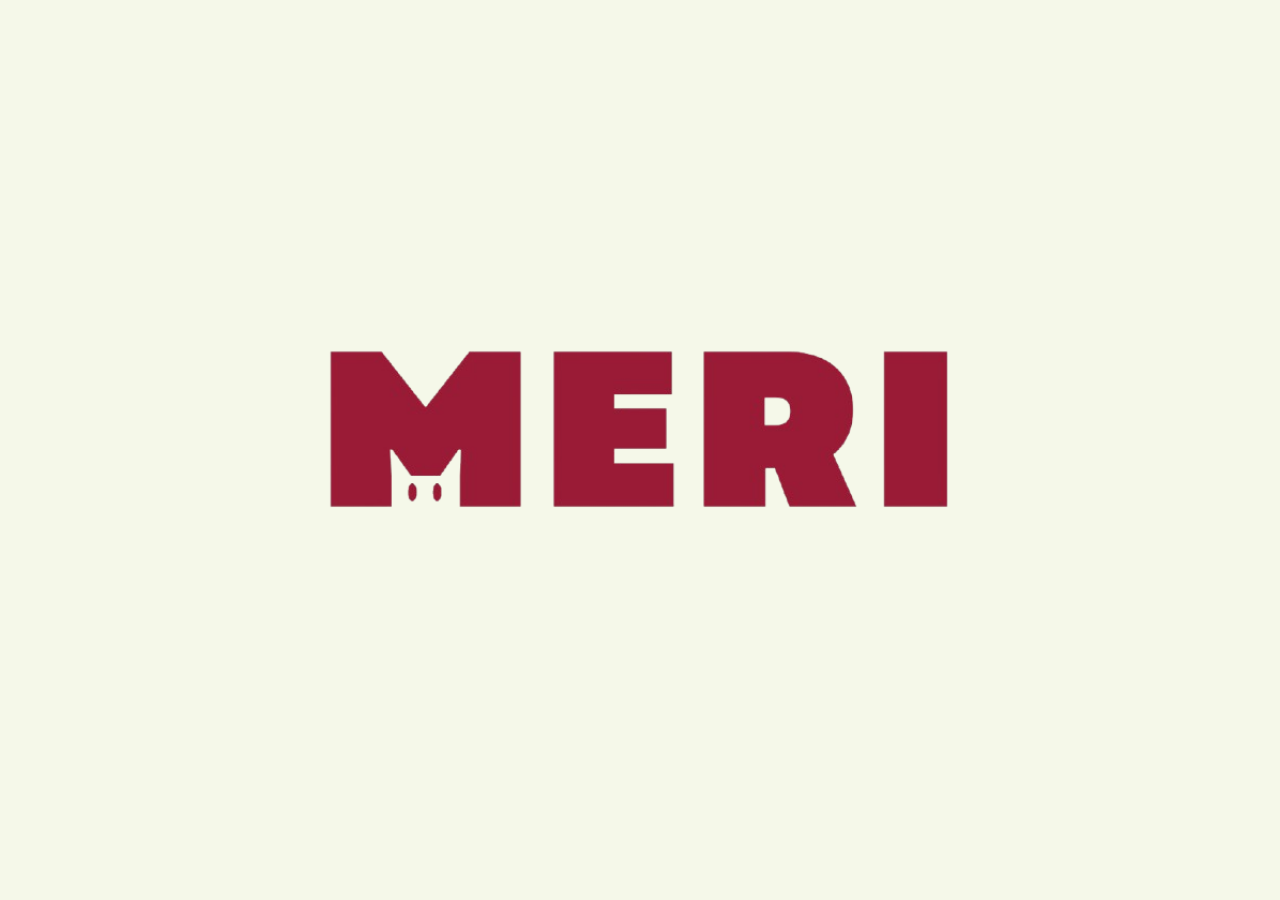
<file: templates/auth/signup copy.html>
<!DOCTYPE html>
<html lang="en">
<head>
    <meta charset="UTF-8">
    <meta name="viewport" content="width=device-width, initial-scale=1.0">
    <title>MERI - Signup</title>
    <link rel="stylesheet" href="/static/css/reset.css">
    <link rel="stylesheet" href="/static/css/auth_css/signup.css">
</head>
<body id="body">
    <div id="splashScreen">
        <img src="/static/images/logo_without_bg.png" alt="MERI logo" id="logo">
    </div>

    <div id="mainScreen">
        <div id="getStartedScreen">
            <button id="getStartedBtn">Get Started</button>
        </div>

        <div id="loginSignupScreen">
            <div id="logoContainer">
                <img id="logoLoginSignup" src="/static/images/logo_without_bg.png" alt="logo">
            </div>

            <div id="choicesContainer">
                <p id="loginP">LOGIN</p>
                <p id="signupP">SIGNUP</p>
            </div>

            <div id="loginSignupContainer">
                <div id="loginScreen">
                    <form action="/login" method="POST" id="loginForm">
                        <div class="input-container">
                            <p>Email address</p>
                            <input class="input-bar" type="email" name="email" required id="emailLoginInput">
                        </div>

                        <div class="input-container">
                            <p>Password</p>
                            <input class="input-bar" type="password" name="password" required id="passwordLoginInput">

                            <div class="forgot-container">
                                <p>Forgot Password?</p>
                            </div>
                        </div>

                        <div class="btn-container">
                            <button id="loginBtn" type="submit">Login</button>
                        </div>
                    </form>
                </div>

                <div id="signupScreen">
                    <form action="/signup" method="POST" id="signupForm">
                        <div class="input-container">
                            <p>Username</p>
                            <input class="input-bar" type="text" name="username" required id="usernameSignupInput">
                        </div>

                        <div class="input-container">
                            <p>Email address</p>
                            <input class="input-bar" type="text" name="email" required id="emailSignupInput">
                        </div>

                        <div class="input-container">
                            <p>Password</p>
                            <input class="input-bar" type="password" name="password" required id="passwordSignupInput">
                        </div>

                        <div class="input-container">
                            <p>Confirm Password</p>
                            <input class="input-bar" type="password" required id="confirmPasswordSignupInput">
                        </div>

                        <div class="btn-container" id="btnContainerSignup">
                            <button id="signupBtn" type="submit">Create Account</button>
                        </div>
                    </form>
                </div>
            </div>

            <div id="movingCatContainer">
                <div id="movingCatContainerRelative">
                    <div class="cat-frame" id="catFrame">
                    <div class="cat-ears-container">
                        <div class="cat-ears-left"></div>
                        <div class="cat-ears-right"></div>
                    </div>
                    <div class="cat-head">
                        <div class="cat-eyes"></div>
                        <div class="cat-eyes"></div>
                    </div>
                </div>

                </div>
            </div>
        </div>
    </div>

    <script>
        const splashScreen = document.getElementById("splashScreen");
        const getStartedScreen = document.getElementById("getStartedScreen");
        const getStartedBtn = document.getElementById("getStartedBtn");
        const logo = document.getElementById("logo");
        const body = document.getElementById("body");
        const loginP = document.getElementById("loginP");
        const signupP = document.getElementById("signupP");
        const loginScreen = document.getElementById("loginScreen");
        const signupScreen = document.getElementById("signupScreen");
        const emailLoginInput = document.getElementById("emailLoginInput");
        const passwordLoginInput = document.getElementById("passwordLoginInput");
        const usernameSignupInput = document.getElementById("usernameSignupInput");
        const emailSignupInput = document.getElementById("emailSignupInput");
        const passwordSignupInput = document.getElementById("passwordSignupInput");
        const confirmPasswordSignupInput = document.getElementById("confirmPasswordSignupInput");
        const catFrame = document.getElementById("catFrame");

        getStartedBtn.addEventListener("click", () => {
            getStartedScreen.classList.add("swipe");
            body.classList.add("reveal");
        });

        loginP.addEventListener("click", () => {
            emailLoginInput.value = "";
            passwordLoginInput.value = "";

            loginP.classList.remove("change");
            signupP.classList.remove("change");
            loginScreen.classList.remove("swipe");
            catFrame.classList.remove("move");
        });

        signupP.addEventListener("click", () => {
            usernameSignupInput.value = "";
            emailSignupInput.value = "";
            passwordSignupInput.value = "";
            confirmPasswordSignupInput.value = "";

            loginP.classList.add("change");
            signupP.classList.add("change");
            loginScreen.classList.add("swipe");
            catFrame.classList.add("move");
        });

        setTimeout(() => {
            splashScreen.classList.add("reveal");

            setTimeout(() => {
                logo.classList.add("reveal");

                setTimeout(() => {
                    console.log("hi");
                    splashScreen.classList.add("swipe");
                }, 1500);
            }, 550);
        }, 200);
    </script>

    <script src="/static/js/auth.js"></script>
</body>
</html>
</file>
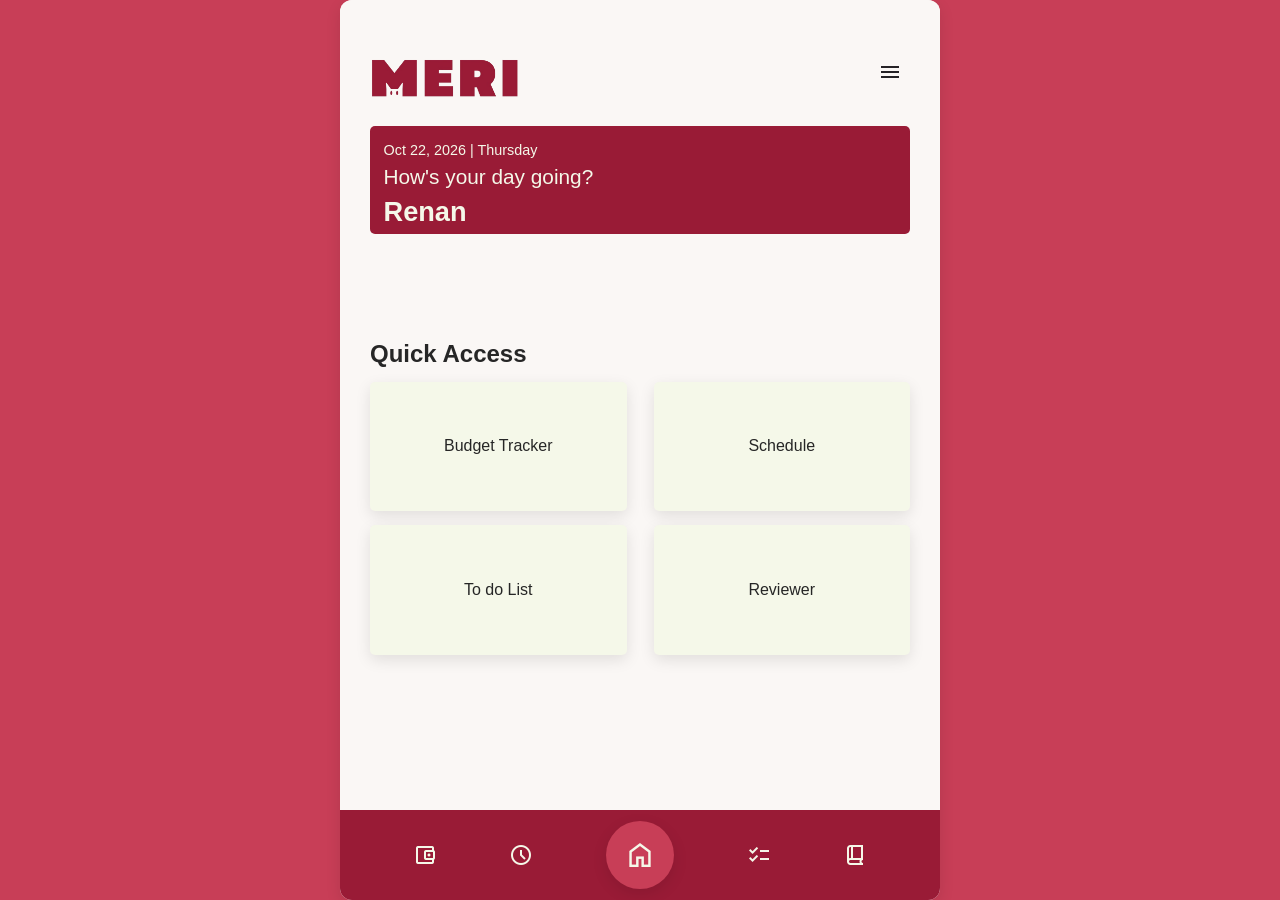
<file: templates/dashboard/dashboard copy.html>
<!DOCTYPE html>
<html lang="en">
<head>
    <meta charset="UTF-8">
    <meta name="viewport" content="width=device-width, initial-scale=1.0">
    <title>MERI-Welcome</title>
    <link rel="stylesheet" href="/static/css/reset.css">
    <link rel="stylesheet" href="/static/css/dashboard/dashboard.css">
    <link
    rel="stylesheet"
    href="https://fonts.googleapis.com/css2?family=Material+Symbols+Outlined">
</head>
<body>
    <div id="mainScreen">
        <div id="settingsOverlay">
            <div id="settingsContainer">
                <div class="back-container">
                    <span class="material-symbols-outlined">arrow_back</span>
                    <p id="backBtn">Back</p>
                </div>
                <div class="name-settings">
                    <div class="profile-container">
                        <div class="profile"></div>
                    </div>
                    <div class="username-container">
                        <h3>Jinja Username here</h3>
                    </div>
                </div>
                <div class="settings-body"></div>
                <div class="logout-settings">
                    <span class="material-symbols-outlined">logout</span>
                    <p id="logoutBtn">LOG OUT</p>
                </div>
            </div>
        </div>
        <div id="logoutOverlay">
            <div id="logoutPopup">
                <p>Are you sure you want to Log out?</p>
                <button id="notYetBtn">Not yet!</button>
                <button id="yesSirBtn">Yes sir!</button>
            </div>
        </div>
        <div id="logoContainer">
            <div class="img-container">
            <img src="/static/images/logo_without_bg.png" alt="MERI Logo">
            </div>
            <div class="settings-container">
                <span class="material-symbols-outlined" id="settingsIcon">menu</span>
            </div>
        </div>
        <div id="welcomeContainer">
            <div id="welcomeCard">
                <p>Oct 22, 2026 | Thursday</p>
                <p>How's your day going?</p>
                <p>Renan</p>
            </div>
        </div>
        <div id="choicesContainer">
            <h2>Quick Access</h2>
            <div id="choicesFrame">
                <div class="function-choice" id="budgetTrackerContainer">Budget Tracker</div>
                <div class="function-choice" id="scheduleContainer">Schedule</div>
                <div class="function-choice" id="toDoListContainer">To do List</div>
                <div class="function-choice" id="reviewerContainer">Reviewer</div>
            </div>
        </div>
        <div id="navContainer">
            <nav id="navBar">
                <span class="material-symbols-outlined">account_balance_wallet</span>
                <span class="material-symbols-outlined">schedule</span>
                <span class="material-symbols-outlined">home</span>
                <span class="material-symbols-outlined">checklist</span>
                <span class="material-symbols-outlined">book_2</span>
                
            </nav>
        </div>
    </div>
    <script src="/static/js/dashboard.js">

    </script>
</body>
</html>
</file>
<file: static/css/auth_css/signup.css>
:root{
    --Primary-color: #991B36;
    --Secondary-color: #C83E57;
    --Tertiary-color: #F5F8E9;
    --Background-color: #FAF7F5;
    --Darks: #252226;
    --Shadow-Effect: 0 8px 24px rgba(0, 0, 0, 0.08),0 2px 6px rgba(0, 0, 0, 0.04);
}
body{
    overflow: hidden;
    background-color: var(--Secondary-color);
    display: flex;
    justify-content: center;
    align-items: center;
    transition: all 0.5s ease-in-out;
}

#body.reveal{
    background-color: var(--Background-color);
}


#splashScreen{
    height: 100dvh;
    width: 100%;
    background-color: var(--Primary-color);
    display: flex;
    justify-content: center;
    align-items: center;
    z-index: 999;
    position: absolute;
    transition: transform 0.5s ease-in-out, background-color 1.5s ease-in-out;
    left: 0;
    box-shadow: 0 2px 8px rgba(37, 34, 38, 0.08);
}

#splashScreen.reveal{
    background-color: var(--Tertiary-color);
}

#logo{
    height: min(50cqw, 50cqh);
    opacity: 0;
    transition: all 0.8s ease-in-out;
}

#logo.reveal{
    opacity: 1;
    
}

#splashScreen.swipe{
    transform: translateX(-100%);
}

#getStartedScreen{
    position: absolute;
    height: 100dvh;
    width: 100%;
    border-radius: 12px;
    background-color: var(--Primary-color);
    display: flex;
    justify-content: center;
    align-items: center;
    transition: all 0.5s ease-in-out;
    z-index: 99;
}

#mainScreen{
    position: relative;
    height: 100dvh;
    max-height: 1000px;
    width: 100%;
    border-radius: 12px;
    max-width: 600px;
    display: flex;
    justify-content: center;
    align-items: center;
    overflow: hidden;
    box-shadow: var(--Shadow-Effect);
}

#getStartedBtn{
    padding: 10px;
}

#getStartedScreen.swipe{
    transform: translateX(-100%);
}

#loginSignupScreen{
    height: 100dvh;
    max-height: 1000px;
    width: 100%;
    border-radius: 12px;
    max-width: 600px;
    background-color: var(--Tertiary-color);
    display: flex;
   
    align-items: center;
    flex-direction: column;
    padding: 10%;
    
}

#logoContainer{
    height: 20%;
    width: 100%;
    display: flex;
    justify-content: center;
    align-items: center;
}

#logoLoginSignup{
    width: 100%;
    
}

#choicesContainer{
    height: 7%;
    width: 100%;
    display: flex;
    align-items: center;
    justify-content: center;
    gap: 30px;
    overflow: hidden;
    
}


#loginSignupContainer{
    height: 50%;
    width: 100%;
    position: relative;
    overflow: hidden;
}

#loginP{
    position: relative;
    font-weight: bold;
    transition: all 0.3s ease-in-out;
    font-size: 1.5rem;
    padding: 5px 15px;
    border-radius: 10px;
}

#signupP{
    position: relative;
    font-weight: normal;
    transition: all 0.3s ease-in-out;
    font-size: 1.5rem;
    padding: 5px 10px;
    border-radius: 10px;
}

#loginP::after {
    content: "";
    position: absolute;
    background-color: var(--Primary-color);
    width: 100%;
    height: 5px;
    border-radius: 50px;
    left: 0;
    bottom: 0;
    transition: width 0.3s ease-in-out;
}

#signupP::after {
    content: "";
    position: absolute;
    background-color: var(--Primary-color);
    width: 0%;
    height: 5px;
    border-radius: 50px;
    left: 0;
    bottom: 0;
    transition: width 0.3s ease-in-out;
}

#loginP.change::after{
    width: 0%;
}

#loginP.change{
    font-weight: normal;
}

#signupP.change{
    font-weight: bold;
}

#loginP:hover, #signupP:hover{
    background-color: #c83e572d;
    transform: scale(1.1);
}


#signupP.change::after{
    width: 100%;
    font-weight: bold;
}

#loginScreen{
    width: 100%;
    height: 100%;
    background-color: var(--Tertiary-color);
    position: absolute;
    transition: all 0.3s ease-in-out;
    display: flex;
    align-items: center;
    flex-direction: column;
}

#signupScreen{
    width: 100%;
    height: 100%;
    background-color: var(--Tertiary-color);
    transition: all 0.3s ease-in-out;
    display: flex;
    align-items: center;
    flex-direction: column;
}


#loginScreen form, #signupScreen form{
    width: 100%;
    height: 100%;
    display: flex;
    justify-content: center;
    flex-direction: column;
    padding: 10px 0;
}

.btn-container{
    height: 20%;
    width: 100%;
    display: flex;
    align-items: flex-end;
}

.btn-container button:hover{
    transform: scale(1.3);
}

#btnContainerSignup{
    align-items: center;
}

#loginBtn, #signupBtn{
    height: 50%;
    width: 100%;
    border-radius: 5px;
    border: 2px solid var(--Secondary-color);
    background-color: var(--Primary-color);
    color: var(--Background-color);
    font-weight: 600;
    box-shadow: var(--Shadow-Effect);
    transition: all 0.3s ease-in-out;
}

#loginBtn:hover, #signupBtn:hover{
    background-color: var(--Secondary-color);
}

.input-container{
    height: 20%;
    width: 100%;
    display: flex;
    flex-direction: column;
}

.input-container p{
    color:var(--Darks);
}


.input-bar{
    height: 50%;
    width: 100%;
    border-radius: 5px;
    border: 2px solid var(--Secondary-color);
    box-shadow: var(--Shadow-Effect);
    padding: 10px;
    transition: all 0.3s ease-in-out;
}

.input-bar:hover{
    background-color: #c83e572d;
}

.input-bar:focus{
    background-color: #c83e572d;
    outline: none;
    border-color: var(--Primary-color);
}

.forgot-container{
    height: 20%;
    width: 100%;
    font-size: 0.8rem;
    display: flex;
    justify-content: flex-end;
    align-items: flex-start;
}

.forgot-container p{
    color: #991B36;
}


#loginScreen.swipe{
    transform: translateX(-100%);
}

.effects{
    height: 1%;
    width: 60%;
    background-color: var(--Primary-color);
    border-radius: 50px;
    position: absolute;
    bottom: 10px;
}

#movingCatContainer{
    height: 20%;
    width: 80%;

    position: absolute;
    bottom: 0;
    display: flex;
    
}

#movingCatContainerRelative{
    height: 100%;
    width: 100%;
    position: relative;
}
.cat-frame{
    height: 100%;
    width: 40%;
    position: absolute;
    right: 0;
    transition: all 0.4s ease-in-out;
    background-color: var(--Primary-color);
}

.cat-frame.move{
    right: 60%;
}


.cat-ears-container{
    height: 20%;
    width: 100%;
    background-color: var(--Tertiary-color);
    display: flex;
    justify-content: space-between;
    position: relative;
    z-index: 88;
}

.cat-ears-left, .cat-ears-right{
    width: 30%;
    height: 100%;
    background-color:var(--Primary-color);

    clip-path: polygon(
        0 0,
        0 100%,
        100% 100%
    );
}

.cat-ears-right{
    transform: scaleX(-1);
}

.cat-head{
    height: 30%;
    width: 100%;
    background-color: var(--Primary-color);
    display: flex;
    justify-content: space-evenly;
    align-items: center;
    padding: 5%;
    transition: all 0.3s ease-in-out;
}

.cat-eyes{
    background-color: var(--Tertiary-color);
    height: 50%;
    width: 10%;
    border-radius: 50px;
}

.cat-body{
    height: 50%;
    width: 100%;
    background-color: var(--Primary-color);
}
</file>
<file: static/css/dashboard/dashboard.css>
:root{
    --Primary-color: #991B36;
    --Secondary-color: #C83E57;
    --Tertiary-color: #F5F8E9;
    --Background-color: #FAF7F5;
    --Darks: #252226;
    --Shadow-Effect:  0 5px 15px rgba(0, 0, 0, 0.1);
}

body{
    overflow: hidden;
    background-color: var(--Secondary-color);
    display: flex;
    justify-content: center;
    align-items: center;
    transition: all 0.5s ease-in-out;
}

#mainScreen{
    position: relative;
    height: 100dvh;
    max-height: 1000px;
    width: 100%;
    border-radius: 12px;
    max-width: 600px;
    display: flex;
    justify-content: center;
    align-items: center;
    overflow: hidden;
    box-shadow: var(--Shadow-Effect);
    background-color: var(--Background-color);
    flex-direction: column;
}

#logoContainer{
    height: 10%;
    width: 100%;
    background-color: var(--Background-color);
    display: flex;
    justify-content: space-between;
    align-items: flex-start;
    position: relative;
    padding: 5% 5%;
}

.settings-container{
    height: 100%;
    width: 30%;
    display: flex;
    justify-content: flex-end;
    align-items: center;
    margin: 5% 0;
    
}

.img-container{
    width: 30%;
    height: 100%;
    display: flex;
    align-items: flex-start;

}

#logoContainer img{
    max-width: 150px ;
    padding: 0;

}

#welcomeContainer{
    height: 20%;
    width: 100%;
    padding: 5%;
    display: flex;
    justify-content: center;
    align-items: center;
}


#choicesContainer{
    height: 50%;
    width: 100%;
    padding: 5%;
    display: flex;
    justify-content: center;
    align-items: flex-start;
    flex-direction: column;
    gap: 10px;
    position: relative;
}

#navContainer{
    height: 20%;
    width: 100%;
    display: flex;
    align-items: flex-end;

}



#welcomeCard{
    height: 90%;
    width: 100%;
    background-color: var(--Primary-color);
    border-radius: 5px;
    color: var(--Tertiary-color);
    padding: 2.5%;
    display: flex;
    flex-direction: column;
    justify-content: flex-start;
    
}

#welcomeCard p{
    color: var(--Tertiary-color);
}

#welcomeCard p:nth-child(1){
    font-size: 0.9rem;
    left: 0;
    top: 0;
}

#welcomeCard p:nth-child(2){
    font-size: 1.3rem;
}

#welcomeCard p:nth-child(3){
    font-size: 1.7rem;
    font-weight: 600;
}

#choicesFrame{
    height: 70%;
    display: grid;
    width: 100%;
    grid-template-columns: 1fr 1fr;
    gap: 5%;
    
}

.function-choice{
    display: flex;
    justify-content: center;
    align-items: center;
    background-color: var(--Tertiary-color);
    box-shadow: var(--Shadow-Effect);
    border-radius: 5px;
}

#navBar{
    width: 100%;
    height: 50%;
    background-color: var(--Primary-color);
    display: flex;
    justify-content: space-evenly;
    align-items: center;
}

#navBar span:nth-child(3){
    color: var(--Tertiary-color);
    font-size: 2rem;
    background-color: var(--Secondary-color);
    padding: 3%;
    border-radius: 50px;
    box-shadow: var(--Shadow-Effect);
}

#navBar span{
    color: var(--Tertiary-color);
    cursor: pointer;
}


#quoteContainer{
    height: 20%;
    width: 100%;
    background-color: yellow;
    position: absolute;
    bottom: 0;
}

#settingsIcon{
    margin: 5%;
    color: var(--Darks);
    cursor: pointer;
}

#settingsOverlay{
    height: 100%;
    width: 100%;
    position: absolute;
    background-color: #c83e571a;
    z-index: 999;
    inset: 0;
    backdrop-filter: blur(2px);
    -webkit-backdrop-filter: blur(2px);
    display: flex;
    justify-content: flex-end;
    overflow: hidden;
    opacity: 0;
    transition: all 0.2s ease-in-out;
}

#settingsOverlay.reveal{
    opacity: 1;
}

#settingsContainer{
    height: 100%;
    width: 80%;
    background-color: var(--Background-color);
    box-shadow: var(--Shadow-Effect);
    transform: translateX(100%);
    transition: all 0.5s ease-in-out;
    display: flex;
    flex-direction: column;
    justify-content: flex-start;
}

.back-container{
    height: 5%;
    background-color: var(--Tertiary-color);
    width: 100%;
    display: flex;
    padding: 5%;
    gap: 5px;
}

#settingsContainer.reveal{
    transform: translateX(0);
}

.name-settings{
    height: 15%;
    background-color: var(--Tertiary-color);
    width: 100%;
    display: flex;
}

.profile-container{
    height: 100%;
    width: 30%;
    display: flex;
    justify-content: center;
    align-items: center;
    
}

.profile{
    height: 50%;
    aspect-ratio: 1/1;
    background-color: green;
    border-radius: 500px;

}

.username-container{
    height: 100%;
    width: 70%;

    display: flex;
    align-items: center;
    justify-content: flex-start;

}

.logout-settings{
    height: 10%;
    width: 100%;
    display: flex;
    align-items: center;
    justify-content: center;
    gap: 5px;
    color: var(--Primary-color);
}

.settings-body{
    flex: 1;
}

#logoutOverlay{
    height: 100%;
    width: 100%;
    position: absolute;
    z-index: 9999;
    inset: 0;
    backdrop-filter: blur(2px);
    -webkit-backdrop-filter: blur(2px);
    display: flex;
    justify-content: center;
    align-items: center;

}

#logoutPopup{
    height: 20%;
    width: 80%;
    background-color: red;
    border-radius: 10px;
    background-color: var(--Primary-color);
    display: flex;
    justify-content: center;
    align-items: center;
    flex-direction: column;
    padding: 5%;
    gap: 10px;
    transform: scale(0);
    transition: all 0.3s ease-in-out;
}

#logoutPopup p{
    color: var(--Tertiary-color);
}

#logoutPopup button{
    width: 100%;
    padding: 1% 0;
    border-radius: 5px;
    border: 2px var(--Secondary-color) solid;
    background-color: #991B36;
}

#logoutPopup button:nth-child(2){
    background-color: var(--Tertiary-color);
    color: var(--Primary-color);
}


#logoutPopup button:nth-child(3){
    color: var(--Tertiary-color);
}

#logoutPopup.reveal{
    transform: scale(1);
}
</file>
